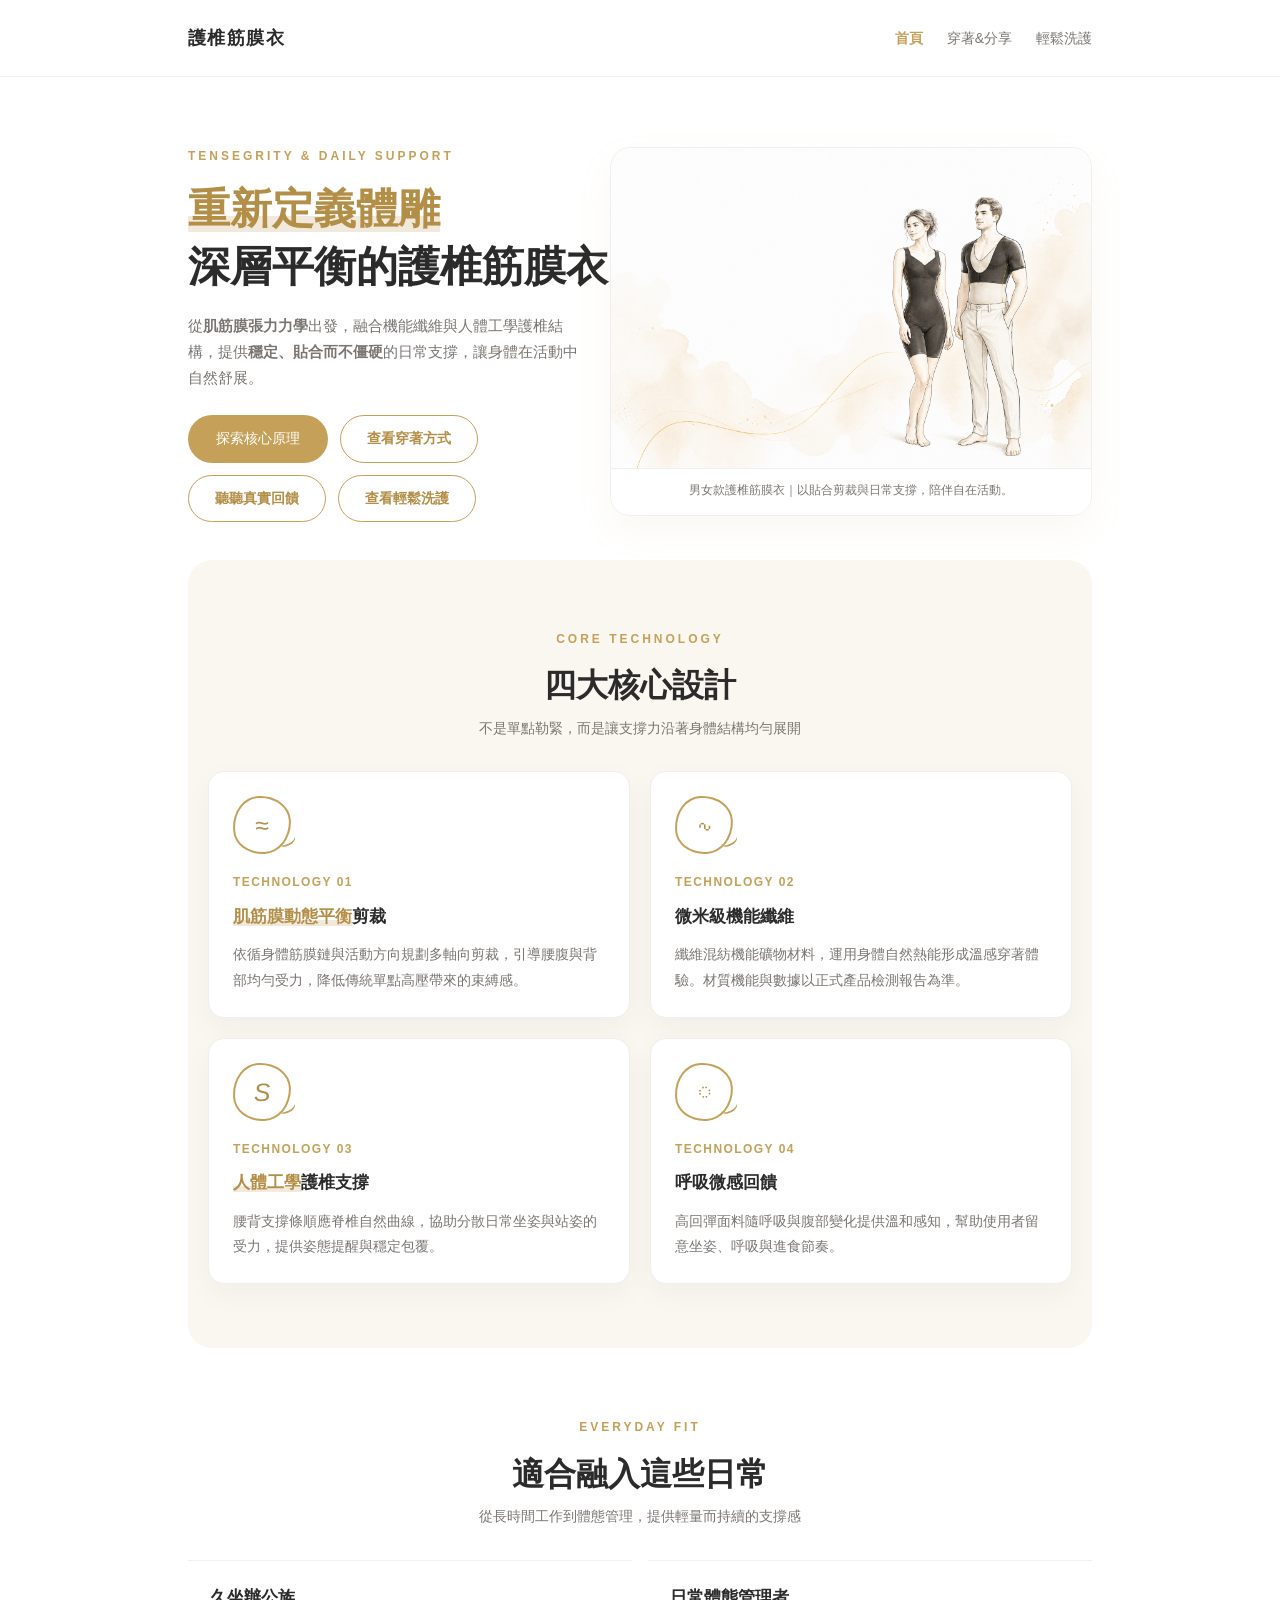
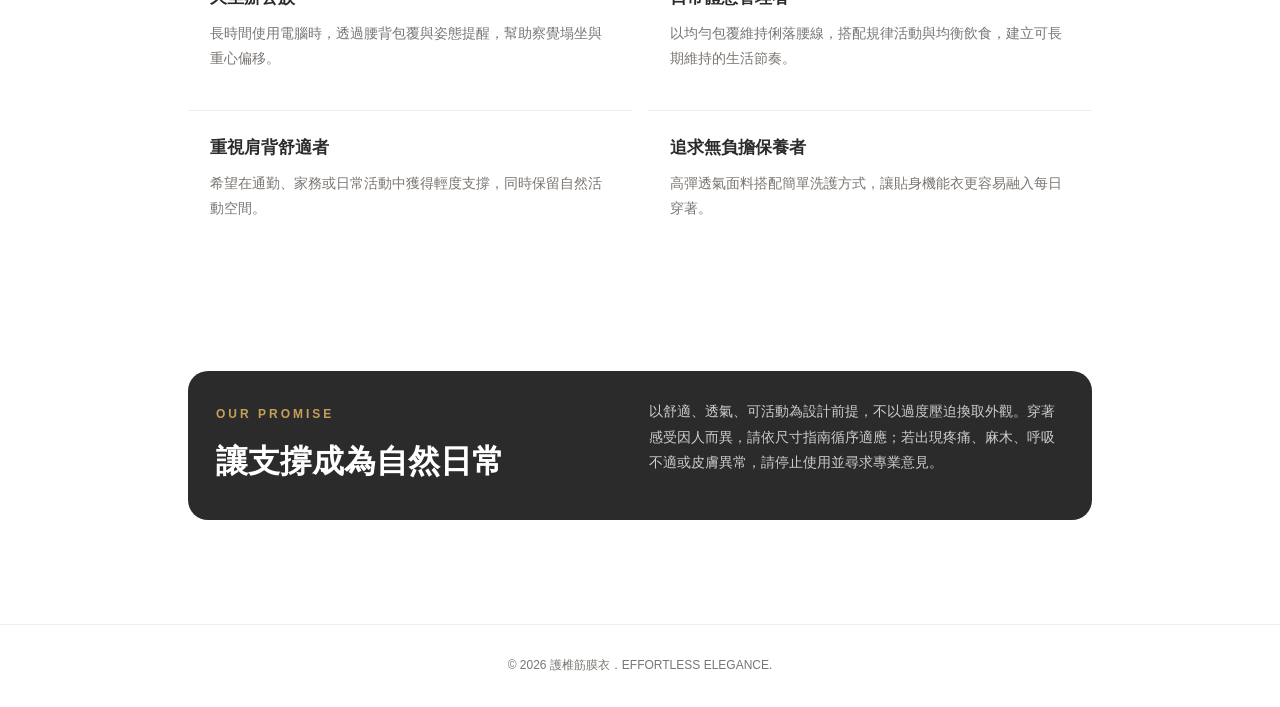
<file: index.html>
<!DOCTYPE html>
<html lang="zh-TW">
<head>
  <meta charset="UTF-8">
  <meta name="viewport" content="width=device-width, initial-scale=1.0">
  <meta name="description" content="護椎筋膜衣以肌筋膜動態平衡、機能纖維與人體工學支撐，提供日常體態管理的新選擇。">
  <title>護椎筋膜衣｜由核心溫柔支撐</title>
  <link rel="stylesheet" href="css/base.css">
  <link rel="stylesheet" href="css/components.css">
  <link rel="stylesheet" href="css/responsive.css">
</head>
<body>
  <a class="skip-link" href="#main-content">跳到主要內容</a>
  <nav class="navbar" aria-label="主要導覽">
    <div class="container nav-container">
      <a href="index.html" class="logo" aria-label="護椎筋膜衣首頁">護椎筋膜衣</a>
      <ul class="nav-links">
        <li><a href="index.html" class="active" aria-current="page">首頁</a></li>
        <li><a href="product.html">穿著&amp;分享</a></li>
        <li><a href="care.html">輕鬆洗護</a></li>
      </ul>
      <button class="menu-toggle" type="button" aria-label="開啟導覽選單" aria-controls="mobile-menu" aria-expanded="false">☰</button>
    </div>
    <div class="mobile-menu" id="mobile-menu">
      <a href="index.html" class="active" aria-current="page">首頁</a>
      <a href="product.html">穿著&amp;分享</a>
      <a href="care.html">輕鬆洗護</a>
    </div>
  </nav>

  <main class="container" id="main-content">
    <section class="hero">
      <div class="hero-copy">
        <span class="hero-tag">Tensegrity &amp; Daily Support</span>
        <h1><span class="key-highlight">重新定義體雕</span><br>深層平衡的護椎筋膜衣</h1>
        <p class="hero-desc">從<strong>肌筋膜張力力學</strong>出發，融合機能纖維與人體工學護椎結構，提供<strong>穩定、貼合而不僵硬</strong>的日常支撐，讓身體在活動中自然舒展。</p>
        <div class="hero-actions">
          <a href="#technology" class="btn-primary">探索核心原理</a>
          <a href="product.html#wear-title" class="btn-secondary">查看穿著方式</a>
          <a href="product.html#experience-title" class="btn-secondary">聽聽真實回饋</a>
          <a href="care.html" class="btn-secondary">查看輕鬆洗護</a>
        </div>
      </div>
      <figure class="hero-img-wrap">
        <img src="assets/images/hero-men-women-v3.png" alt="保留頭頂留白的男女款護椎體雕衣手繪插畫" width="1536" height="1024">
        <figcaption>男女款護椎筋膜衣｜以貼合剪裁與日常支撐，陪伴自在活動。</figcaption>
      </figure>
    </section>

    <section class="section section-soft" id="technology" aria-labelledby="technology-title">
      <div class="section-header">
        <span class="hero-tag">Core Technology</span>
        <h2 class="section-title" id="technology-title">四大核心設計</h2>
        <p class="section-subtitle">不是單點勒緊，而是讓支撐力沿著身體結構均勻展開</p>
      </div>
      <div class="card-grid card-grid-2">
        <article class="card">
          <div class="line-icon line-icon--flow" aria-hidden="true"></div>
          <span class="card-number">TECHNOLOGY 01</span>
          <h3 class="card-title"><span class="key-highlight">肌筋膜動態平衡</span>剪裁</h3>
          <p class="card-desc">依循身體筋膜鏈與活動方向規劃多軸向剪裁，引導腰腹與背部均勻受力，降低傳統單點高壓帶來的束縛感。</p>
        </article>
        <article class="card">
          <div class="line-icon line-icon--warm" aria-hidden="true"></div>
          <span class="card-number">TECHNOLOGY 02</span>
          <h3 class="card-title">微米級機能纖維</h3>
          <p class="card-desc">纖維混紡機能礦物材料，運用身體自然熱能形成溫感穿著體驗。材質機能與數據以正式產品檢測報告為準。</p>
        </article>
        <article class="card">
          <div class="line-icon line-icon--support" aria-hidden="true"></div>
          <span class="card-number">TECHNOLOGY 03</span>
          <h3 class="card-title"><span class="key-highlight">人體工學</span>護椎支撐</h3>
          <p class="card-desc">腰背支撐條順應脊椎自然曲線，協助分散日常坐姿與站姿的受力，提供姿態提醒與穩定包覆。</p>
        </article>
        <article class="card">
          <div class="line-icon line-icon--breath" aria-hidden="true"></div>
          <span class="card-number">TECHNOLOGY 04</span>
          <h3 class="card-title">呼吸微感回饋</h3>
          <p class="card-desc">高回彈面料隨呼吸與腹部變化提供溫和感知，幫助使用者留意坐姿、呼吸與進食節奏。</p>
        </article>
      </div>
    </section>

    <section class="section" aria-labelledby="scenes-title">
      <div class="section-header">
        <span class="hero-tag">Everyday Fit</span>
        <h2 class="section-title" id="scenes-title">適合融入這些日常</h2>
        <p class="section-subtitle">從長時間工作到體態管理，提供輕量而持續的支撐感</p>
      </div>
      <div class="scene-grid">
        <article class="scene-item"><h3>久坐辦公族</h3><p>長時間使用電腦時，透過腰背包覆與姿態提醒，幫助察覺塌坐與重心偏移。</p></article>
        <article class="scene-item"><h3>日常體態管理者</h3><p>以均勻包覆維持俐落腰線，搭配規律活動與均衡飲食，建立可長期維持的生活節奏。</p></article>
        <article class="scene-item"><h3>重視肩背舒適者</h3><p>希望在通勤、家務或日常活動中獲得輕度支撐，同時保留自然活動空間。</p></article>
        <article class="scene-item"><h3>追求無負擔保養者</h3><p>高彈透氣面料搭配簡單洗護方式，讓貼身機能衣更容易融入每日穿著。</p></article>
      </div>
    </section>

    <section class="section" aria-labelledby="promise-title">
      <div class="promise-band">
        <div><span class="hero-tag">Our Promise</span><h2 class="section-title" id="promise-title">讓支撐成為自然日常</h2></div>
        <p>以舒適、透氣、可活動為設計前提，不以過度壓迫換取外觀。穿著感受因人而異，請依尺寸指南循序適應；若出現疼痛、麻木、呼吸不適或皮膚異常，請停止使用並尋求專業意見。</p>
      </div>
    </section>
  </main>

  <footer><div class="container"><p>© 2026 護椎筋膜衣．EFFORTLESS ELEGANCE.</p></div></footer>
  <script src="js/main.js"></script>
</body>
</html>
</file>
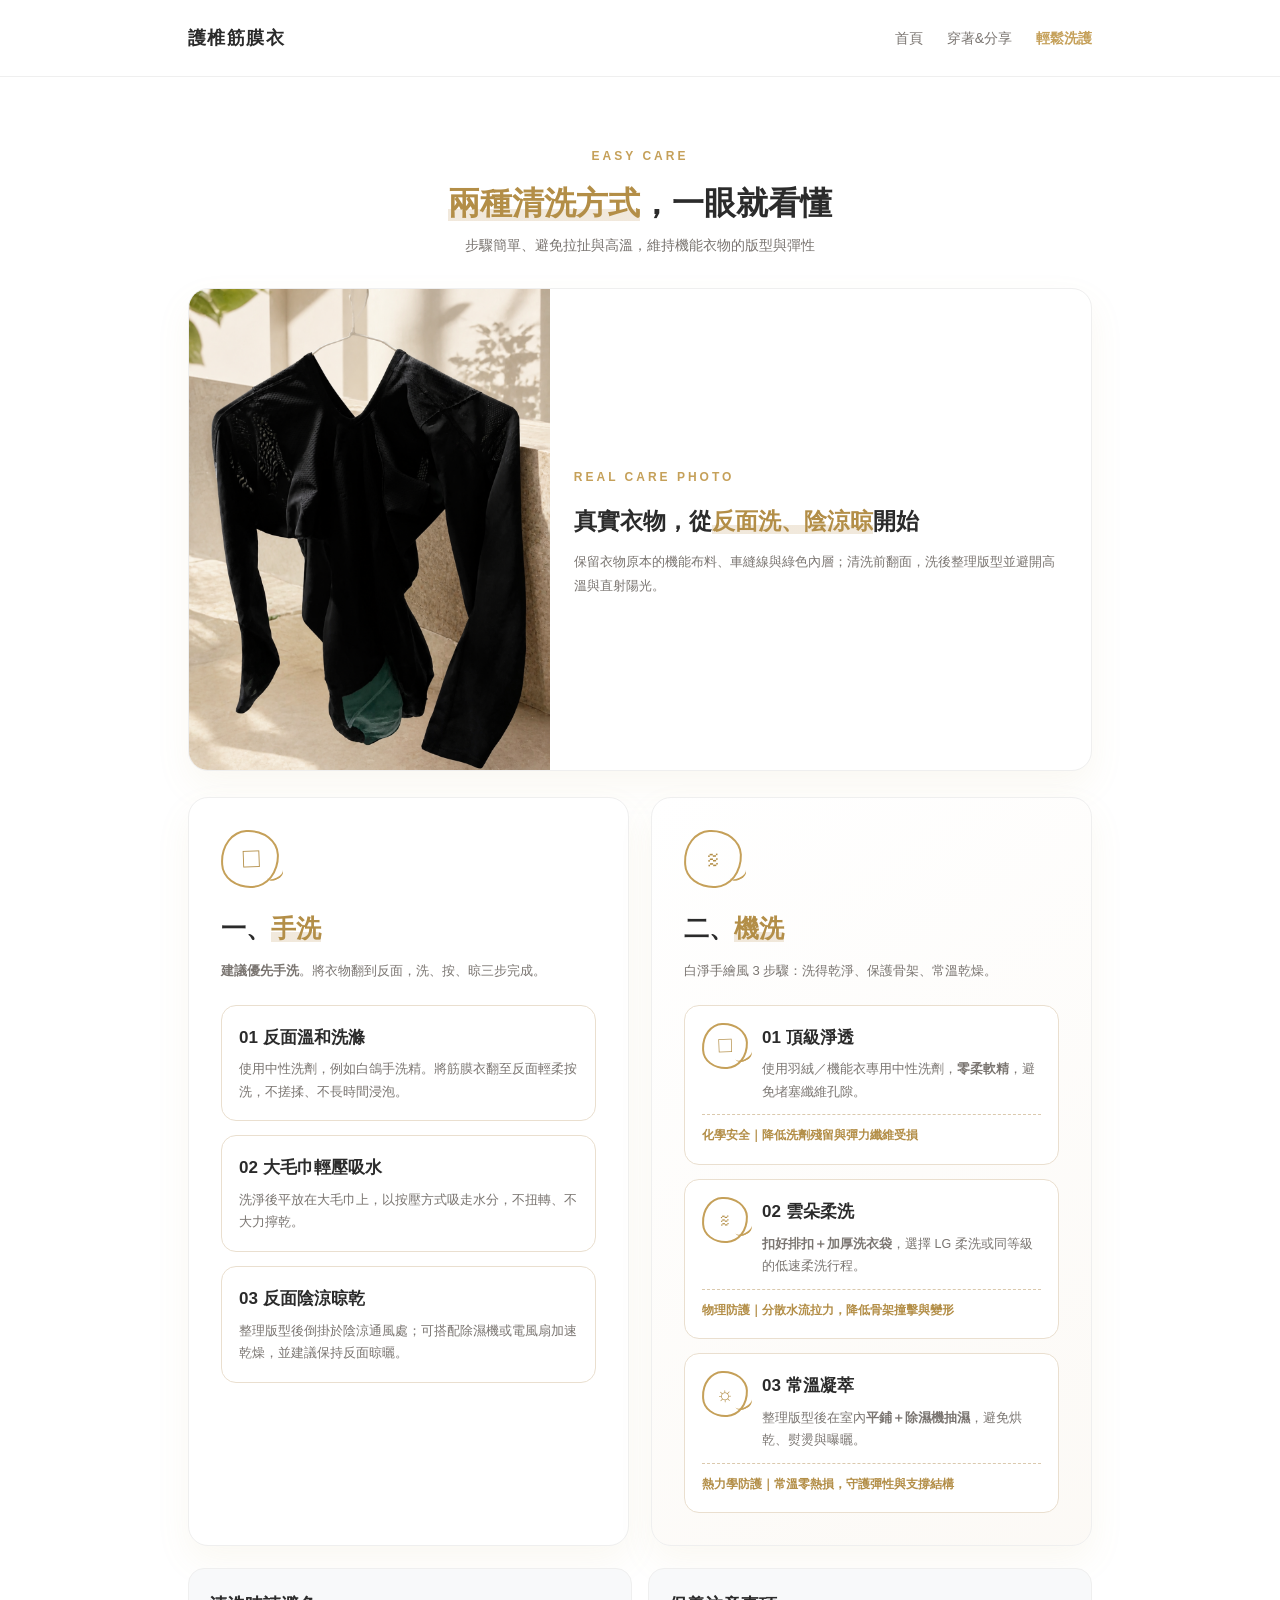
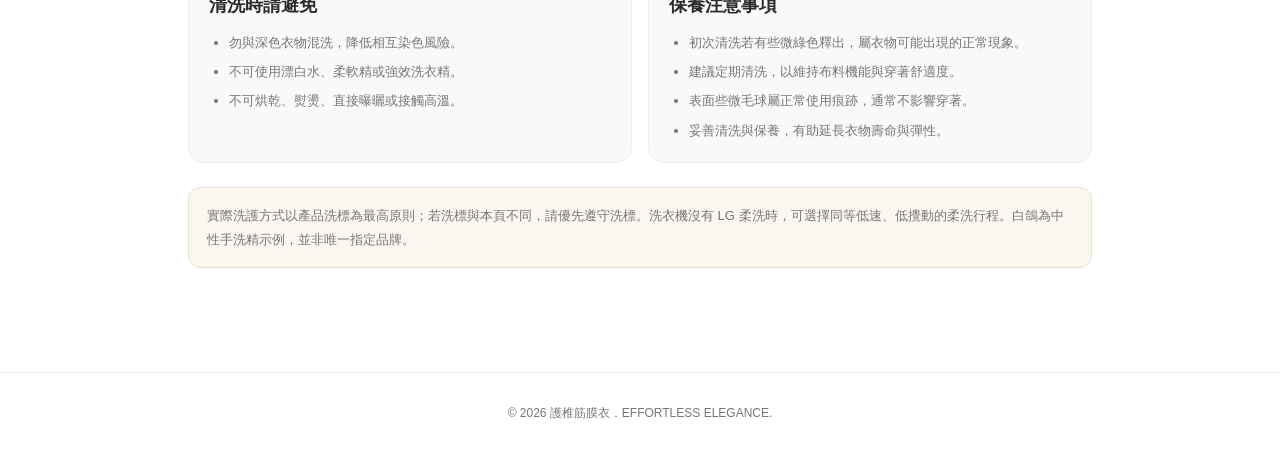
<file: care.html>
<!DOCTYPE html>
<html lang="zh-TW">
<head>
  <meta charset="UTF-8">
  <meta name="viewport" content="width=device-width, initial-scale=1.0">
  <meta name="description" content="護椎筋膜衣手洗與機洗的兩種輕鬆洗護方式。">
  <title>輕鬆洗護｜護椎筋膜衣</title>
  <link rel="stylesheet" href="css/base.css">
  <link rel="stylesheet" href="css/components.css">
  <link rel="stylesheet" href="css/responsive.css">
</head>
<body>
  <a class="skip-link" href="#main-content">跳到主要內容</a>
  <nav class="navbar" aria-label="主要導覽">
    <div class="container nav-container">
      <a href="index.html" class="logo" aria-label="護椎筋膜衣首頁">護椎筋膜衣</a>
      <ul class="nav-links">
        <li><a href="index.html">首頁</a></li><li><a href="product.html">穿著&amp;分享</a></li><li><a href="care.html" class="active" aria-current="page">輕鬆洗護</a></li>
      </ul>
      <button class="menu-toggle" type="button" aria-label="開啟導覽選單" aria-controls="mobile-menu" aria-expanded="false">☰</button>
    </div>
    <div class="mobile-menu" id="mobile-menu"><a href="index.html">首頁</a><a href="product.html">穿著&amp;分享</a><a href="care.html" class="active" aria-current="page">輕鬆洗護</a></div>
  </nav>

  <main class="container" id="main-content">
    <section class="section" aria-labelledby="care-title">
      <div class="section-header">
        <span class="hero-tag">Easy Care</span>
        <h1 class="section-title" id="care-title"><span class="key-highlight">兩種清洗方式</span>，一眼就看懂</h1>
        <p class="section-subtitle">步驟簡單、避免拉扯與高溫，維持機能衣物的版型與彈性</p>
      </div>

      <figure class="care-photo-feature">
        <img src="assets/images/care-real-photo.png" alt="實際筋膜衣翻至反面、置於明亮陰涼環境晾乾的照片" width="1086" height="1448">
        <figcaption><span class="hero-tag">Real Care Photo</span><h2>真實衣物，從<span class="key-highlight">反面洗、陰涼晾</span>開始</h2><p>保留衣物原本的機能布料、車縫線與綠色內層；清洗前翻面，洗後整理版型並避開高溫與直射陽光。</p></figcaption>
      </figure>

      <div class="care-choice-grid">
        <article class="care-method-card">
          <div class="line-icon line-icon--clean" aria-hidden="true"></div>
          <h2 class="care-method-heading">一、<span class="key-highlight">手洗</span></h2>
          <p class="care-method-intro"><strong>建議優先手洗</strong>。將衣物翻到反面，洗、按、晾三步完成。</p>
          <div class="handwash-list">
            <div class="handwash-item"><strong>01 反面溫和洗滌</strong><p>使用中性洗劑，例如白鴿手洗精。將筋膜衣翻至反面輕柔按洗，不搓揉、不長時間浸泡。</p></div>
            <div class="handwash-item"><strong>02 大毛巾輕壓吸水</strong><p>洗淨後平放在大毛巾上，以按壓方式吸走水分，不扭轉、不大力擰乾。</p></div>
            <div class="handwash-item"><strong>03 反面陰涼晾乾</strong><p>整理版型後倒掛於陰涼通風處；可搭配除濕機或電風扇加速乾燥，並建議保持反面晾曬。</p></div>
          </div>
        </article>

        <article class="care-method-card care-method-card--machine">
          <div class="line-icon line-icon--wash" aria-hidden="true"></div>
          <h2 class="care-method-heading">二、<span class="key-highlight">機洗</span></h2>
          <p class="care-method-intro">白淨手繪風 3 步驟：洗得乾淨、保護骨架、常溫乾燥。</p>
          <div class="care-steps">
            <section class="care-step">
              <div class="care-step-top"><div class="line-icon line-icon--clean" aria-hidden="true"></div><div><h3>01 頂級淨透</h3><p>使用羽絨／機能衣專用中性洗劑，<strong>零柔軟精</strong>，避免堵塞纖維孔隙。</p></div></div>
              <div class="care-science">化學安全｜降低洗劑殘留與彈力纖維受損</div>
            </section>
            <section class="care-step">
              <div class="care-step-top"><div class="line-icon line-icon--wash" aria-hidden="true"></div><div><h3>02 雲朵柔洗</h3><p><strong>扣好排扣＋加厚洗衣袋</strong>，選擇 LG 柔洗或同等級的低速柔洗行程。</p></div></div>
              <div class="care-science">物理防護｜分散水流拉力，降低骨架撞擊與變形</div>
            </section>
            <section class="care-step">
              <div class="care-step-top"><div class="line-icon line-icon--dry" aria-hidden="true"></div><div><h3>03 常溫凝萃</h3><p>整理版型後在室內<strong>平鋪＋除濕機抽濕</strong>，避免烘乾、熨燙與曝曬。</p></div></div>
              <div class="care-science">熱力學防護｜常溫零熱損，守護彈性與支撐結構</div>
            </section>
          </div>
        </article>
      </div>
      <div class="care-reminders">
        <section><h2>清洗時請避免</h2><ul><li>勿與深色衣物混洗，降低相互染色風險。</li><li>不可使用漂白水、柔軟精或強效洗衣精。</li><li>不可烘乾、熨燙、直接曝曬或接觸高溫。</li></ul></section>
        <section><h2>保養注意事項</h2><ul><li>初次清洗若有些微綠色釋出，屬衣物可能出現的正常現象。</li><li>建議定期清洗，以維持布料機能與穿著舒適度。</li><li>表面些微毛球屬正常使用痕跡，通常不影響穿著。</li><li>妥善清洗與保養，有助延長衣物壽命與彈性。</li></ul></section>
      </div>
      <p class="notice">實際洗護方式以產品洗標為最高原則；若洗標與本頁不同，請優先遵守洗標。洗衣機沒有 LG 柔洗時，可選擇同等低速、低攪動的柔洗行程。白鴿為中性手洗精示例，並非唯一指定品牌。</p>
    </section>
  </main>

  <footer><div class="container"><p>© 2026 護椎筋膜衣．EFFORTLESS ELEGANCE.</p></div></footer>
  <script src="js/main.js"></script>
</body>
</html>
</file>
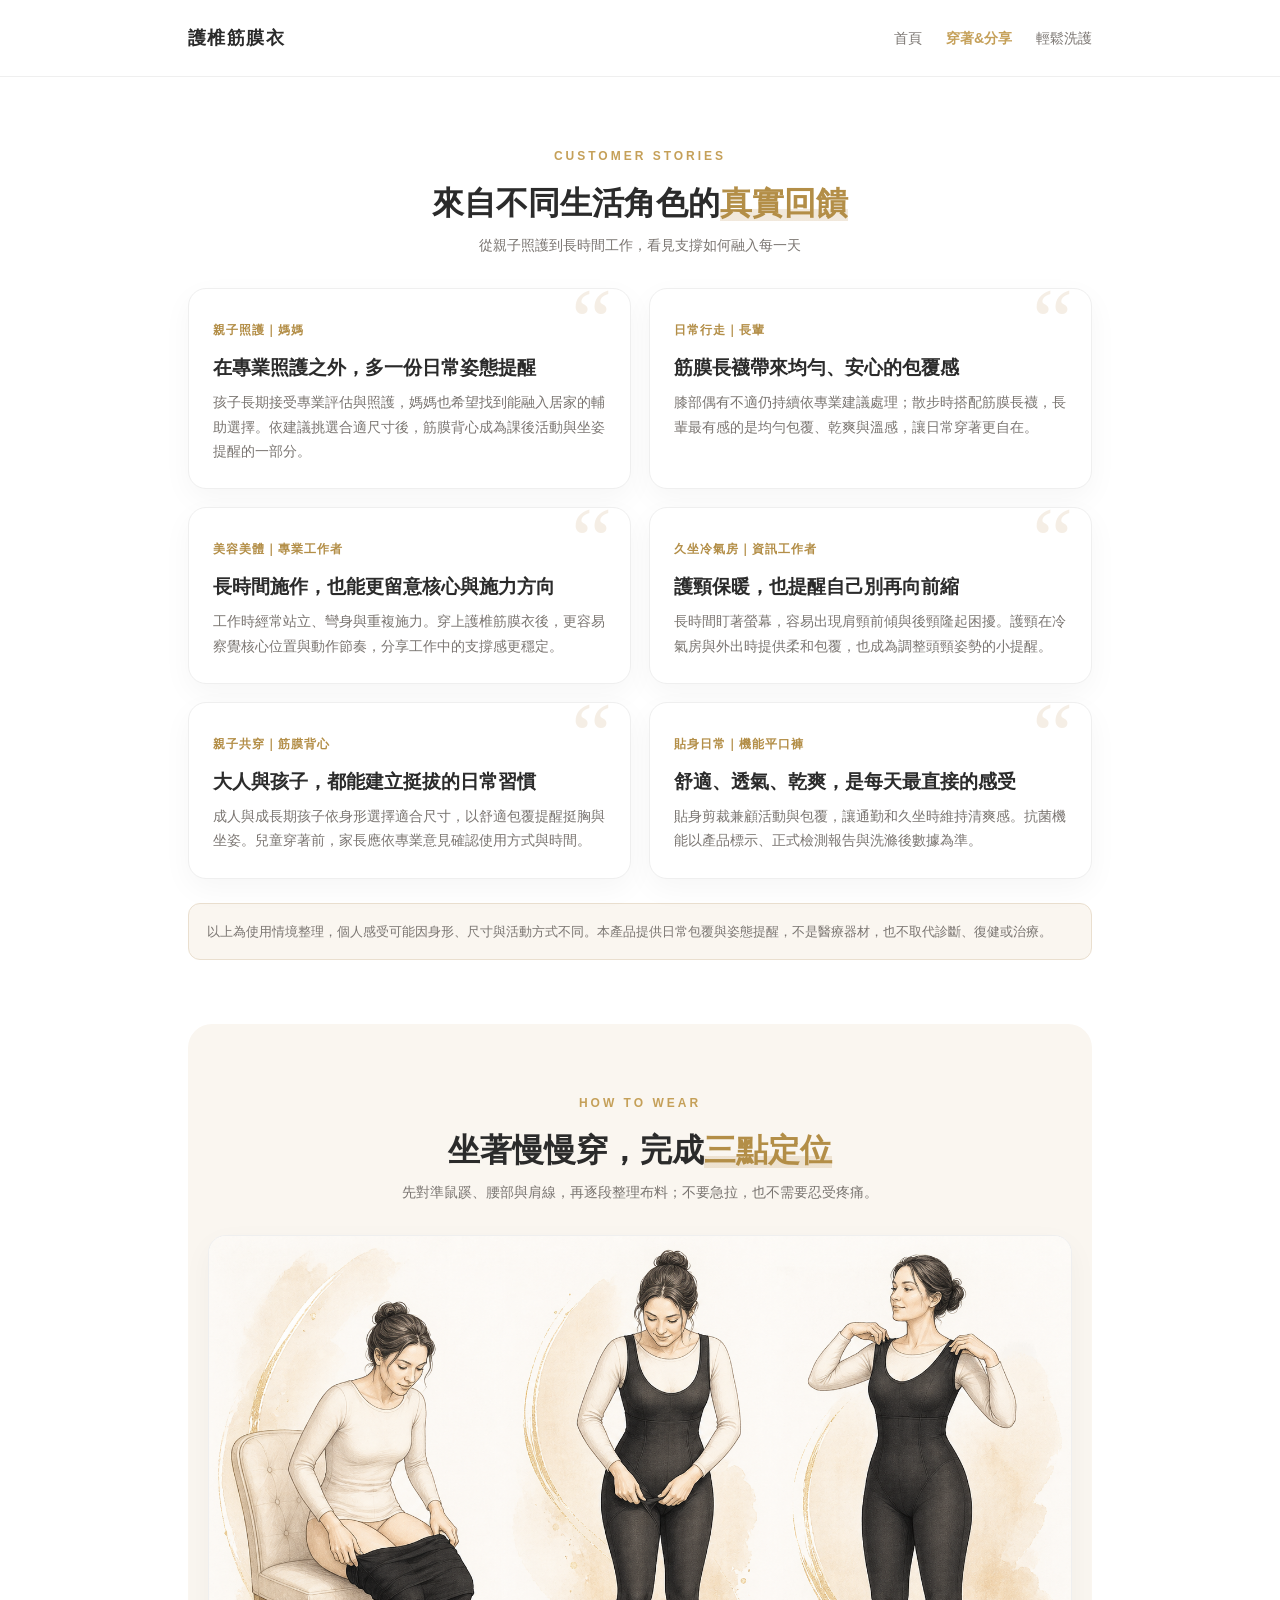
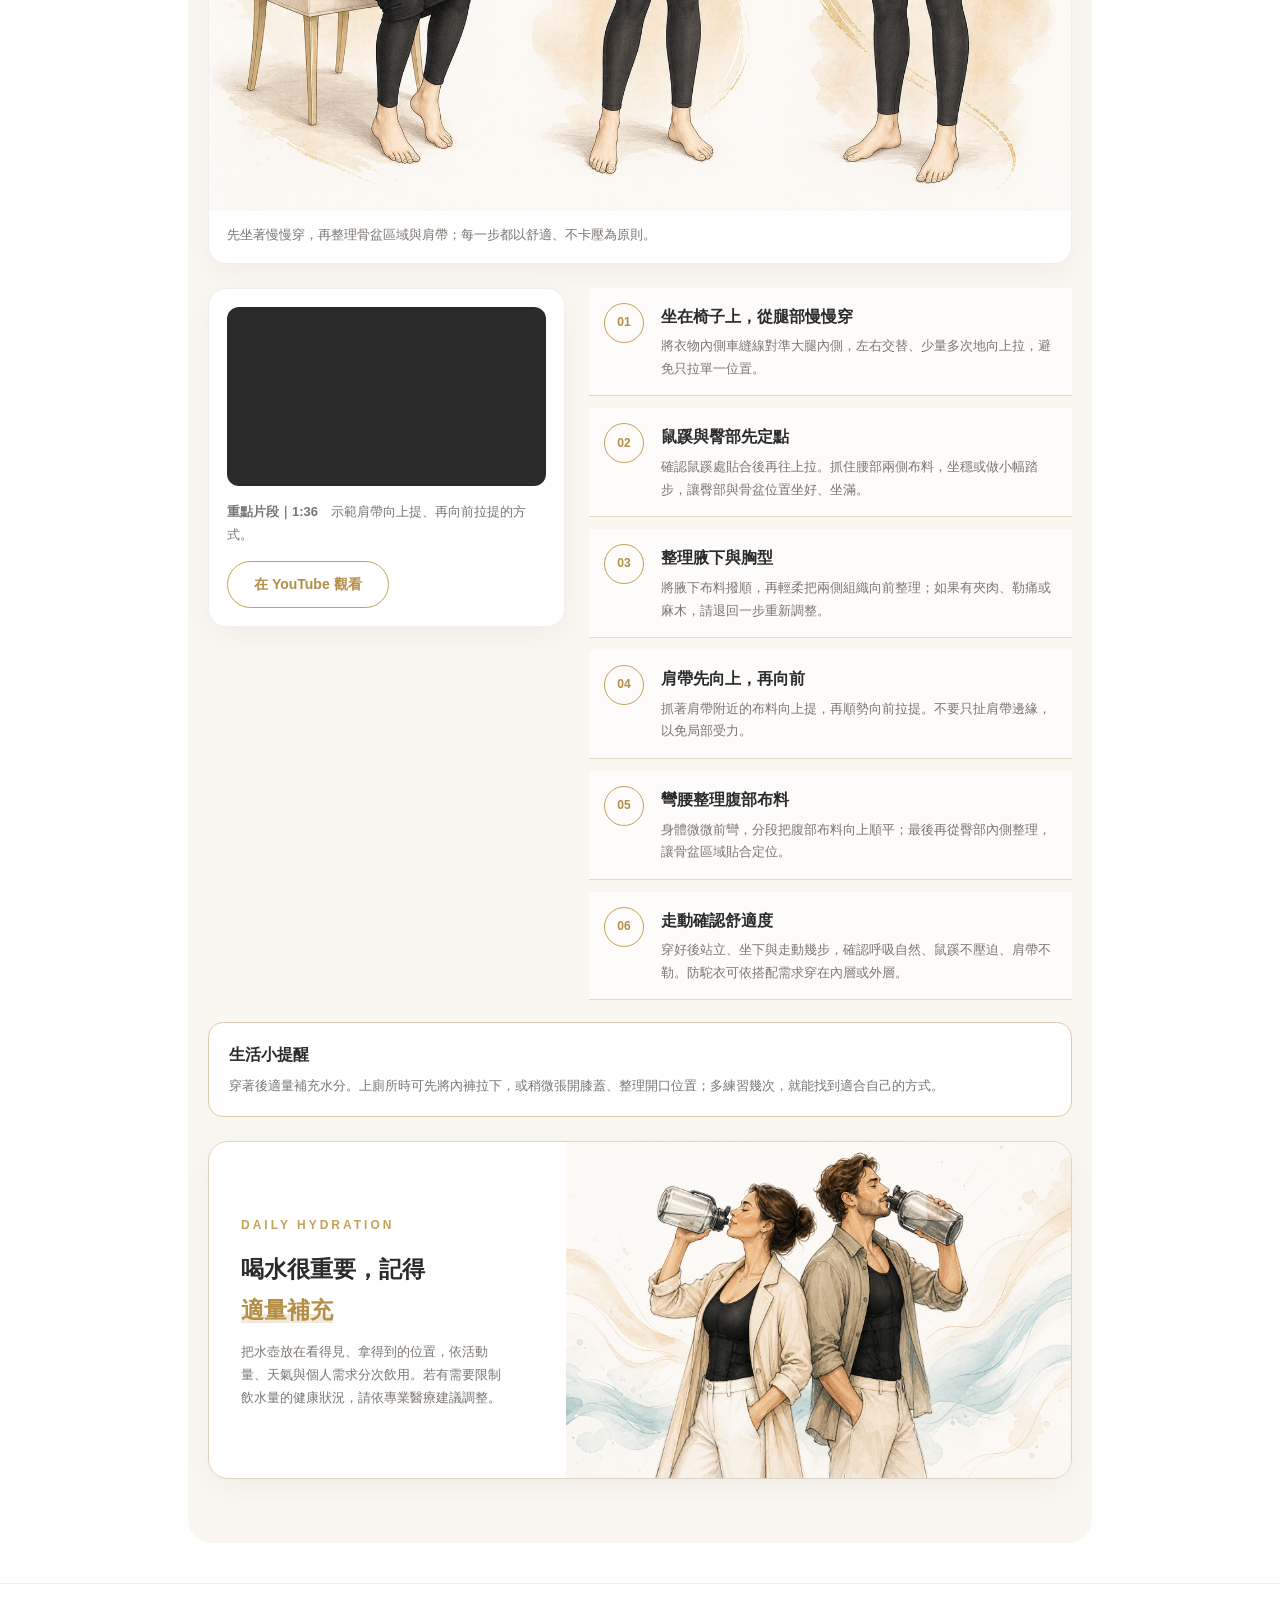
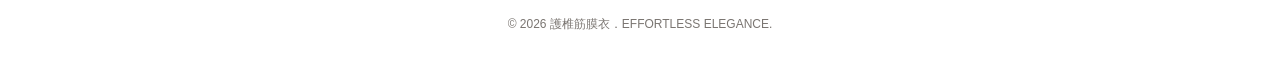
<file: product.html>
<!DOCTYPE html>
<html lang="zh-TW">
<head>
  <meta charset="UTF-8">
  <meta name="viewport" content="width=device-width, initial-scale=1.0">
  <meta name="description" content="護椎筋膜衣穿著方式影片、六步定位指南與不同生活角色的日常穿著體驗。">
  <title>穿著方式與客戶證言｜護椎筋膜衣</title>
  <link rel="stylesheet" href="css/base.css">
  <link rel="stylesheet" href="css/components.css">
  <link rel="stylesheet" href="css/responsive.css">
</head>
<body>
  <a class="skip-link" href="#main-content">跳到主要內容</a>
  <nav class="navbar" aria-label="主要導覽">
    <div class="container nav-container">
      <a href="index.html" class="logo" aria-label="護椎筋膜衣首頁">護椎筋膜衣</a>
      <ul class="nav-links">
        <li><a href="index.html">首頁</a></li>
        <li><a href="product.html" class="active" aria-current="page">穿著&amp;分享</a></li>
        <li><a href="care.html">輕鬆洗護</a></li>
      </ul>
      <button class="menu-toggle" type="button" aria-label="開啟導覽選單" aria-controls="mobile-menu" aria-expanded="false">☰</button>
    </div>
    <div class="mobile-menu" id="mobile-menu">
      <a href="index.html">首頁</a><a href="product.html" class="active" aria-current="page">穿著&amp;分享</a><a href="care.html">輕鬆洗護</a>
    </div>
  </nav>

  <main class="container" id="main-content">
    <section class="section" aria-labelledby="experience-title">
      <div class="section-header">
        <span class="hero-tag">Customer Stories</span>
        <h1 class="section-title" id="experience-title">來自不同生活角色的<span class="key-highlight">真實回饋</span></h1>
        <p class="section-subtitle">從親子照護到長時間工作，看見支撐如何融入每一天</p>
      </div>
      <div class="testimonial-grid">
        <article class="testimonial-card"><span class="testimonial-role">親子照護｜媽媽</span><h2 class="testimonial-title">在專業照護之外，多一份日常姿態提醒</h2><p class="testimonial-copy">孩子長期接受專業評估與照護，媽媽也希望找到能融入居家的輔助選擇。依建議挑選合適尺寸後，筋膜背心成為課後活動與坐姿提醒的一部分。</p></article>
        <article class="testimonial-card"><span class="testimonial-role">日常行走｜長輩</span><h2 class="testimonial-title">筋膜長襪帶來均勻、安心的包覆感</h2><p class="testimonial-copy">膝部偶有不適仍持續依專業建議處理；散步時搭配筋膜長襪，長輩最有感的是均勻包覆、乾爽與溫感，讓日常穿著更自在。</p></article>
        <article class="testimonial-card"><span class="testimonial-role">美容美體｜專業工作者</span><h2 class="testimonial-title">長時間施作，也能更留意核心與施力方向</h2><p class="testimonial-copy">工作時經常站立、彎身與重複施力。穿上護椎筋膜衣後，更容易察覺核心位置與動作節奏，分享工作中的支撐感更穩定。</p></article>
        <article class="testimonial-card"><span class="testimonial-role">久坐冷氣房｜資訊工作者</span><h2 class="testimonial-title">護頸保暖，也提醒自己別再向前縮</h2><p class="testimonial-copy">長時間盯著螢幕，容易出現肩頸前傾與後頸隆起困擾。護頸在冷氣房與外出時提供柔和包覆，也成為調整頭頸姿勢的小提醒。</p></article>
        <article class="testimonial-card"><span class="testimonial-role">親子共穿｜筋膜背心</span><h2 class="testimonial-title">大人與孩子，都能建立挺拔的日常習慣</h2><p class="testimonial-copy">成人與成長期孩子依身形選擇適合尺寸，以舒適包覆提醒挺胸與坐姿。兒童穿著前，家長應依專業意見確認使用方式與時間。</p></article>
        <article class="testimonial-card"><span class="testimonial-role">貼身日常｜機能平口褲</span><h2 class="testimonial-title">舒適、透氣、乾爽，是每天最直接的感受</h2><p class="testimonial-copy">貼身剪裁兼顧活動與包覆，讓通勤和久坐時維持清爽感。抗菌機能以產品標示、正式檢測報告與洗滌後數據為準。</p></article>
      </div>
      <p class="notice">以上為使用情境整理，個人感受可能因身形、尺寸與活動方式不同。本產品提供日常包覆與姿態提醒，不是醫療器材，也不取代診斷、復健或治療。</p>
    </section>

    <section class="section section-soft" aria-labelledby="wear-title">
      <div class="section-header">
        <span class="hero-tag">How to Wear</span>
        <h2 class="section-title" id="wear-title">坐著慢慢穿，完成<span class="key-highlight">三點定位</span></h2>
        <p class="section-subtitle">先對準鼠蹊、腰部與肩線，再逐段整理布料；不要急拉，也不需要忍受疼痛。</p>
      </div>
      <figure class="wear-illustration-card">
        <img src="assets/images/wearing-steps-illustration.png" alt="坐著慢慢穿、整理鼠蹊與臀部、提拉肩部布料的三階段手繪示意" width="1536" height="1024">
        <figcaption>先坐著慢慢穿，再整理骨盆區域與肩帶；每一步都以舒適、不卡壓為原則。</figcaption>
      </figure>
      <div class="wear-guide-layout">
        <div class="video-card">
          <div class="video-wrap">
            <iframe src="https://www.youtube-nocookie.com/embed/FvhdN0KGGug?start=96" title="護椎體雕衣穿著方式影片，從 1 分 36 秒開始" loading="lazy" allow="accelerometer; autoplay; clipboard-write; encrypted-media; gyroscope; picture-in-picture; web-share" allowfullscreen></iframe>
          </div>
          <p><strong>重點片段｜1:36</strong>　示範肩帶向上提、再向前拉提的方式。</p>
          <a class="btn-secondary" href="https://youtu.be/FvhdN0KGGug?t=96" target="_blank" rel="noopener noreferrer">在 YouTube 觀看</a>
        </div>
        <ol class="wear-steps">
          <li><span>01</span><div><h3>坐在椅子上，從腿部慢慢穿</h3><p>將衣物內側車縫線對準大腿內側，左右交替、少量多次地向上拉，避免只拉單一位置。</p></div></li>
          <li><span>02</span><div><h3>鼠蹊與臀部先定點</h3><p>確認鼠蹊處貼合後再往上拉。抓住腰部兩側布料，坐穩或做小幅踏步，讓臀部與骨盆位置坐好、坐滿。</p></div></li>
          <li><span>03</span><div><h3>整理腋下與胸型</h3><p>將腋下布料撥順，再輕柔把兩側組織向前整理；如果有夾肉、勒痛或麻木，請退回一步重新調整。</p></div></li>
          <li><span>04</span><div><h3>肩帶先向上，再向前</h3><p>抓著肩帶附近的布料向上提，再順勢向前拉提。不要只扯肩帶邊緣，以免局部受力。</p></div></li>
          <li><span>05</span><div><h3>彎腰整理腹部布料</h3><p>身體微微前彎，分段把腹部布料向上順平；最後再從臀部內側整理，讓骨盆區域貼合定位。</p></div></li>
          <li><span>06</span><div><h3>走動確認舒適度</h3><p>穿好後站立、坐下與走動幾步，確認呼吸自然、鼠蹊不壓迫、肩帶不勒。防駝衣可依搭配需求穿在內層或外層。</p></div></li>
        </ol>
      </div>
      <div class="wear-tips"><strong>生活小提醒</strong><p>穿著後適量補充水分。上廁所時可先將內褲拉下，或稍微張開膝蓋、整理開口位置；多練習幾次，就能找到適合自己的方式。</p></div>
      <section class="hydration-band" aria-labelledby="hydration-title">
        <div class="hydration-copy"><span class="hero-tag">Daily Hydration</span><h2 id="hydration-title">喝水很重要，記得<span class="key-highlight">適量補充</span></h2><p>把水壺放在看得見、拿得到的位置，依活動量、天氣與個人需求分次飲用。若有需要限制飲水量的健康狀況，請依專業醫療建議調整。</p></div>
        <img src="assets/images/hydration-couple.png" alt="男女背對背穿著日常服裝與筋膜衣、各自拿著大水壺喝水的手繪插畫" width="1536" height="1024">
      </section>
    </section>
  </main>

  <footer><div class="container"><p>© 2026 護椎筋膜衣．EFFORTLESS ELEGANCE.</p></div></footer>
  <script src="js/main.js"></script>
</body>
</html>
</file>
<file: css/base.css>
:root {
  --bg-white: #ffffff;
  --bg-subtle: #f8f9fa;
  --bg-soft-gold: #faf6f0;
  --bg-card: #ffffff;
  --primary-gold: #c5a059;
  --primary-gold-hover: #b38e47;
  --text-main: #2b2b2b;
  --text-muted: #7a7571;
  --border-color: #efefef;
  --shadow-soft: 0 10px 30px rgba(0, 0, 0, 0.04);
  --shadow-card: 0 15px 35px rgba(197, 160, 89, 0.08);
}

* {
  box-sizing: border-box;
  margin: 0;
  padding: 0;
}

html {
  scroll-behavior: smooth;
}

body {
  min-width: 320px;
  background-color: var(--bg-white);
  color: var(--text-main);
  font-family: -apple-system, BlinkMacSystemFont, 'PingFang TC', 'Microsoft JhengHei', 'Noto Sans TC', Arial, sans-serif;
  font-weight: 400;
  line-height: 1.8;
  -webkit-font-smoothing: antialiased;
}

a {
  color: inherit;
  text-decoration: none;
}

button,
a {
  -webkit-tap-highlight-color: transparent;
}

button {
  font: inherit;
}

img {
  display: block;
  width: 100%;
  max-width: 100%;
  height: auto;
}

.container {
  width: 100%;
  max-width: 960px;
  margin: 0 auto;
  padding: 0 20px;
}

.skip-link {
  position: fixed;
  top: 10px;
  left: 10px;
  z-index: 200;
  padding: 8px 14px;
  border-radius: 8px;
  background: var(--text-main);
  color: #ffffff;
  transform: translateY(-150%);
}

.skip-link:focus {
  transform: translateY(0);
}

:focus-visible {
  outline: 3px solid rgba(197, 160, 89, 0.55);
  outline-offset: 3px;
}
</file>
<file: css/components.css>
/* Navigation */
.navbar {
  position: sticky;
  top: 0;
  z-index: 100;
  border-bottom: 1px solid var(--border-color);
  background-color: rgba(255, 255, 255, 0.95);
  backdrop-filter: blur(8px);
}

.nav-container {
  display: flex;
  align-items: center;
  justify-content: space-between;
  min-height: 76px;
}

.logo {
  display: inline-flex;
  align-items: center;
  color: var(--text-main);
  font-size: 18px;
  font-weight: 800;
  letter-spacing: 0.08em;
}

.nav-links {
  display: none;
  gap: 24px;
  list-style: none;
}

.nav-links a,
.mobile-menu a {
  color: var(--text-muted);
  font-size: 14px;
  transition: color 0.2s ease;
}

.nav-links a.active,
.nav-links a:hover,
.mobile-menu a.active,
.mobile-menu a:hover {
  color: var(--primary-gold);
  font-weight: 600;
}

.menu-toggle {
  display: grid;
  width: 44px;
  height: 44px;
  place-items: center;
  border: 0;
  background: none;
  color: var(--text-main);
  cursor: pointer;
  font-size: 22px;
}

.mobile-menu {
  display: none;
  flex-direction: column;
  gap: 14px;
  padding: 16px 20px 20px;
  border-top: 1px solid var(--border-color);
  background: var(--bg-white);
}

.mobile-menu.open {
  display: flex;
}

/* Hero */
.hero {
  display: grid;
  gap: 28px;
  padding: 36px 0 38px;
  align-items: center;
}

.hero-copy {
  text-align: left;
}

.hero-tag {
  display: inline-block;
  margin-bottom: 12px;
  color: var(--primary-gold);
  font-size: 12px;
  font-weight: 600;
  letter-spacing: 0.25em;
  text-transform: uppercase;
}

.hero h1 {
  margin-bottom: 16px;
  font-size: clamp(26px, 8vw, 42px);
  font-weight: 800;
  line-height: 1.4;
  word-break: keep-all;
}

.key-highlight {
  color: var(--primary-gold-hover);
  font-weight: 800;
  background: linear-gradient(transparent 66%, rgba(197, 162, 109, 0.24) 66%);
}

.hero-desc {
  max-width: 620px;
  margin: 0 0 24px;
  color: var(--text-muted);
  font-size: 14.5px;
}

.hero-img-wrap {
  width: 100%;
  max-width: 720px;
  margin: 0;
  overflow: hidden;
  border: 1px solid var(--border-color);
  border-radius: 20px;
  box-shadow: var(--shadow-card);
}

.hero-img-wrap img {
  display: block;
  aspect-ratio: 4 / 3;
  object-fit: cover;
  object-position: center top;
}

.hero-img-wrap figcaption {
  padding: 11px 16px 13px;
  border-top: 1px solid var(--border-color);
  background: #ffffff;
  color: var(--text-muted);
  font-size: 12px;
  text-align: center;
}

.hero-actions {
  display: flex;
  flex-wrap: wrap;
  gap: 12px;
}

.btn-secondary {
  display: inline-block;
  min-height: 44px;
  padding: 10px 26px;
  border: 1px solid var(--primary-gold);
  border-radius: 30px;
  color: var(--primary-gold-hover);
  font-size: 14px;
  font-weight: 600;
  transition: background-color 0.2s ease, color 0.2s ease;
}

.btn-secondary:hover {
  background: var(--bg-soft-gold);
}

/* Cards and layout */
.section {
  padding: 40px 0;
}

.section-soft {
  padding-right: 20px;
  padding-left: 20px;
  border-radius: 24px;
  background: var(--bg-soft-gold);
}

.section-header {
  margin-bottom: 30px;
  text-align: center;
}

.section-title {
  margin-bottom: 8px;
  font-size: clamp(22px, 6vw, 32px);
  font-weight: 800;
  line-height: 1.45;
  word-break: keep-all;
}

.section-subtitle {
  color: var(--text-muted);
  font-size: 13.5px;
}

.card-grid {
  display: grid;
  grid-template-columns: 1fr;
  gap: 20px;
}

.card {
  padding: 24px;
  border: 1px solid var(--border-color);
  border-radius: 16px;
  background: var(--bg-card);
  box-shadow: var(--shadow-soft);
}

.card-number {
  display: block;
  margin-bottom: 8px;
  color: var(--primary-gold);
  font-size: 12px;
  font-weight: 600;
  letter-spacing: 0.12em;
}

.line-icon {
  position: relative;
  display: grid;
  width: 58px;
  height: 58px;
  margin-bottom: 18px;
  place-items: center;
  border: 2px solid var(--primary-gold);
  border-radius: 46% 54% 48% 52% / 55% 45% 57% 43%;
  color: var(--primary-gold-hover);
  font-size: 25px;
  font-weight: 500;
  transform: rotate(-2deg);
}

.line-icon::after {
  position: absolute;
  right: -6px;
  bottom: 5px;
  width: 18px;
  height: 10px;
  border-bottom: 2px solid var(--primary-gold);
  border-radius: 50%;
  content: '';
  transform: rotate(-24deg);
}

.line-icon--flow::before { content: '≈'; }
.line-icon--breath::before { content: '◌'; }
.line-icon--support::before { content: 'S'; font-style: italic; }
.line-icon--fit::before { content: '⌒'; }
.line-icon--warm::before { content: '∿'; }
.line-icon--adapt::before { content: '↗'; }
.line-icon--clean::before { content: '◇'; transform: rotate(45deg); }
.line-icon--wash::before { content: '≋'; }
.line-icon--dry::before { content: '☼'; }

.scene-grid {
  display: grid;
  grid-template-columns: 1fr;
  gap: 16px;
}

.scene-item {
  padding: 22px;
  border-top: 1px solid var(--border-color);
}

.scene-item h3 {
  margin-bottom: 8px;
  font-size: 17px;
}

.scene-item p {
  color: var(--text-muted);
  font-size: 14px;
}

.promise-band {
  display: grid;
  gap: 18px;
  padding: 28px;
  border-radius: 20px;
  background: var(--text-main);
  color: #ffffff;
}

.promise-band p {
  color: rgba(255, 255, 255, 0.76);
  font-size: 14px;
}

.card-icon {
  display: flex;
  width: 48px;
  height: 48px;
  margin-bottom: 16px;
  align-items: center;
  justify-content: center;
  color: var(--primary-gold);
  font-size: 28px;
}

.card-title {
  margin-bottom: 10px;
  font-size: 17px;
  font-weight: 800;
}

.card-desc {
  color: var(--text-muted);
  font-size: 14px;
}

.science-box {
  margin-top: 14px;
  padding: 10px 14px;
  border-left: 3px solid var(--primary-gold);
  border-radius: 0 8px 8px 0;
  background: var(--bg-subtle);
  color: var(--text-muted);
  font-size: 13px;
}

.science-box strong {
  color: var(--text-main);
}

.notice {
  margin-top: 24px;
  padding: 16px 18px;
  border: 1px solid #eadfcf;
  border-radius: 12px;
  background: var(--bg-soft-gold);
  color: var(--text-muted);
  font-size: 13px;
}

/* Customer stories */
.testimonial-grid {
  display: grid;
  grid-template-columns: 1fr;
  gap: 18px;
}

.testimonial-card {
  position: relative;
  padding: 26px 24px 24px;
  overflow: hidden;
  border: 1px solid var(--border-color);
  border-radius: 18px;
  background: var(--bg-card);
  box-shadow: var(--shadow-soft);
}

.testimonial-card::before {
  position: absolute;
  top: -15px;
  right: 18px;
  color: rgba(197, 162, 109, 0.18);
  content: '“';
  font-family: Georgia, serif;
  font-size: 92px;
  line-height: 1;
}

.testimonial-role {
  display: inline-block;
  margin-bottom: 12px;
  color: var(--primary-gold-hover);
  font-size: 12px;
  font-weight: 800;
  letter-spacing: 0.08em;
}

.testimonial-title {
  max-width: 90%;
  margin-bottom: 10px;
  font-size: 19px;
  font-weight: 800;
  line-height: 1.45;
}

.testimonial-copy {
  color: var(--text-muted);
  font-size: 13.5px;
}

/* Two care methods */
.care-choice-grid {
  display: grid;
  grid-template-columns: 1fr;
  gap: 22px;
}

.care-method-card {
  padding: 26px 22px;
  border: 1px solid var(--border-color);
  border-radius: 20px;
  background: var(--bg-card);
  box-shadow: var(--shadow-card);
}

.care-method-card--machine {
  background: linear-gradient(145deg, #ffffff 0%, var(--bg-soft-gold) 160%);
}

.care-method-heading {
  margin-bottom: 8px;
  font-size: 25px;
  font-weight: 800;
}

.care-method-intro {
  margin-bottom: 22px;
  color: var(--text-muted);
  font-size: 13px;
}

.handwash-list,
.care-steps {
  display: grid;
  gap: 14px;
}

.handwash-item,
.care-step {
  padding: 17px;
  border: 1px solid #eadfcf;
  border-radius: 15px;
  background: #ffffff;
}

.handwash-item strong,
.care-step h3 {
  display: block;
  margin-bottom: 5px;
  font-size: 17px;
  font-weight: 800;
}

.handwash-item p,
.care-step p {
  color: var(--text-muted);
  font-size: 12.5px;
}

.care-step-top {
  display: flex;
  gap: 14px;
  align-items: flex-start;
}

.care-step .line-icon {
  flex: 0 0 auto;
  width: 46px;
  height: 46px;
  margin: 0;
  font-size: 20px;
}

.care-science {
  margin-top: 11px;
  padding-top: 10px;
  border-top: 1px dashed #dbc9ad;
  color: var(--primary-gold-hover);
  font-size: 12px;
  font-weight: 700;
}

/* Wearing guide */
.wear-guide-layout {
  display: grid;
  grid-template-columns: 1fr;
  gap: 24px;
}

.video-card {
  padding: 18px;
  border: 1px solid var(--border-color);
  border-radius: 18px;
  background: #ffffff;
  box-shadow: var(--shadow-soft);
}

.video-wrap {
  position: relative;
  width: 100%;
  margin-bottom: 14px;
  overflow: hidden;
  border-radius: 12px;
  aspect-ratio: 16 / 9;
  background: var(--text-main);
}

.video-wrap iframe {
  position: absolute;
  inset: 0;
  width: 100%;
  height: 100%;
  border: 0;
}

.video-card p {
  margin-bottom: 14px;
  color: var(--text-muted);
  font-size: 13px;
}

.wear-steps {
  display: grid;
  gap: 12px;
  list-style: none;
}

.wear-steps li {
  display: grid;
  grid-template-columns: 44px 1fr;
  gap: 13px;
  padding: 15px;
  border-bottom: 1px solid #e5d8c5;
  background: rgba(255, 255, 255, 0.72);
}

.wear-steps li > span {
  display: grid;
  width: 40px;
  height: 40px;
  place-items: center;
  border: 1px solid var(--primary-gold);
  border-radius: 50%;
  color: var(--primary-gold-hover);
  font-size: 12px;
  font-weight: 800;
}

.wear-steps h3 {
  margin-bottom: 4px;
  font-size: 16px;
  font-weight: 800;
}

.wear-steps p,
.wear-tips p {
  color: var(--text-muted);
  font-size: 12.5px;
}

.wear-tips {
  margin-top: 22px;
  padding: 18px 20px;
  border: 1px solid #dfccb0;
  border-radius: 15px;
  background: #ffffff;
}

.wear-tips strong {
  display: block;
  margin-bottom: 5px;
  font-size: 16px;
}

.care-reminders {
  display: grid;
  grid-template-columns: 1fr;
  gap: 16px;
  margin-top: 22px;
}

.care-reminders section {
  padding: 20px;
  border: 1px solid var(--border-color);
  border-radius: 16px;
  background: var(--bg-subtle);
}

.care-reminders h2 {
  margin-bottom: 9px;
  font-size: 18px;
  font-weight: 800;
}

.care-reminders ul {
  padding-left: 20px;
  color: var(--text-muted);
  font-size: 13px;
}

.care-reminders li + li {
  margin-top: 6px;
}

.wear-illustration-card {
  margin-bottom: 24px;
  overflow: hidden;
  border: 1px solid var(--border-color);
  border-radius: 18px;
  background: #ffffff;
  box-shadow: var(--shadow-soft);
}

.wear-illustration-card img {
  width: 100%;
  aspect-ratio: 3 / 2;
  object-fit: cover;
}

.wear-illustration-card figcaption {
  padding: 13px 18px 16px;
  color: var(--text-muted);
  font-size: 12.5px;
}

.hydration-band {
  display: grid;
  grid-template-columns: 1fr;
  gap: 20px;
  margin-top: 24px;
  overflow: hidden;
  border: 1px solid #ded4c4;
  border-radius: 20px;
  background: #ffffff;
  box-shadow: var(--shadow-soft);
}

.hydration-copy {
  padding: 24px 24px 0;
}

.hydration-copy h2 {
  margin-bottom: 8px;
  font-size: 23px;
  font-weight: 800;
}

.hydration-copy .key-highlight {
  white-space: nowrap;
}

.hydration-copy p {
  color: var(--text-muted);
  font-size: 13px;
}

.hydration-band img {
  width: 100%;
  height: 100%;
  min-height: 260px;
  object-fit: cover;
}

.care-photo-feature {
  display: grid;
  grid-template-columns: 1fr;
  gap: 0;
  margin-bottom: 26px;
  overflow: hidden;
  border: 1px solid var(--border-color);
  border-radius: 20px;
  background: #ffffff;
  box-shadow: var(--shadow-card);
}

.care-photo-feature img {
  width: 100%;
  max-height: 440px;
  object-fit: cover;
  object-position: center;
}

.care-photo-feature figcaption {
  padding: 24px;
}

.care-photo-feature h2 {
  margin-bottom: 8px;
  font-size: 23px;
  font-weight: 800;
}

.care-photo-feature p {
  color: var(--text-muted);
  font-size: 13px;
}

/* Button */
.btn-primary {
  display: inline-block;
  min-height: 44px;
  padding: 11px 28px;
  border-radius: 30px;
  background: var(--primary-gold);
  color: #ffffff;
  font-size: 14px;
  font-weight: 500;
  transition: background-color 0.2s ease, transform 0.2s ease;
}

.btn-primary:hover {
  background: var(--primary-gold-hover);
  transform: translateY(-1px);
}

/* Footer */
footer {
  margin-top: 40px;
  padding: 30px 0;
  border-top: 1px solid var(--border-color);
  color: var(--text-muted);
  font-size: 12px;
  text-align: center;
}
</file>
<file: css/responsive.css>
@media (min-width: 768px) {
  .container {
    padding-right: 28px;
    padding-left: 28px;
  }

  .nav-links {
    display: flex;
  }

  .menu-toggle,
  .mobile-menu {
    display: none !important;
  }

  .hero {
    grid-template-columns: minmax(0, 0.9fr) minmax(0, 1.1fr);
    padding-top: 64px;
    text-align: left;
  }

  .hero-img-wrap img {
    aspect-ratio: 3 / 2;
    object-position: center top;
  }

  .section {
    padding-top: 64px;
    padding-bottom: 64px;
  }

  .card-grid-3 {
    grid-template-columns: repeat(3, 1fr);
  }

  .card-grid-2 {
    grid-template-columns: repeat(2, 1fr);
  }

  .scene-grid,
  .promise-band {
    grid-template-columns: repeat(2, 1fr);
  }

  .testimonial-grid,
  .care-choice-grid {
    grid-template-columns: repeat(2, minmax(0, 1fr));
  }

  .wear-guide-layout {
    grid-template-columns: minmax(0, 0.85fr) minmax(0, 1.15fr);
    align-items: start;
  }

  .care-reminders {
    grid-template-columns: repeat(2, minmax(0, 1fr));
  }

  .hydration-band,
  .care-photo-feature {
    grid-template-columns: minmax(0, 0.8fr) minmax(0, 1.2fr);
    align-items: center;
  }

  .hydration-copy {
    padding: 32px;
  }

  .care-photo-feature img {
    max-height: 520px;
  }

  .care-method-card {
    padding: 32px;
  }
}

@media (prefers-reduced-motion: reduce) {
  html {
    scroll-behavior: auto;
  }

  *,
  *::before,
  *::after {
    scroll-behavior: auto !important;
    transition-duration: 0.01ms !important;
  }
}
</file>
